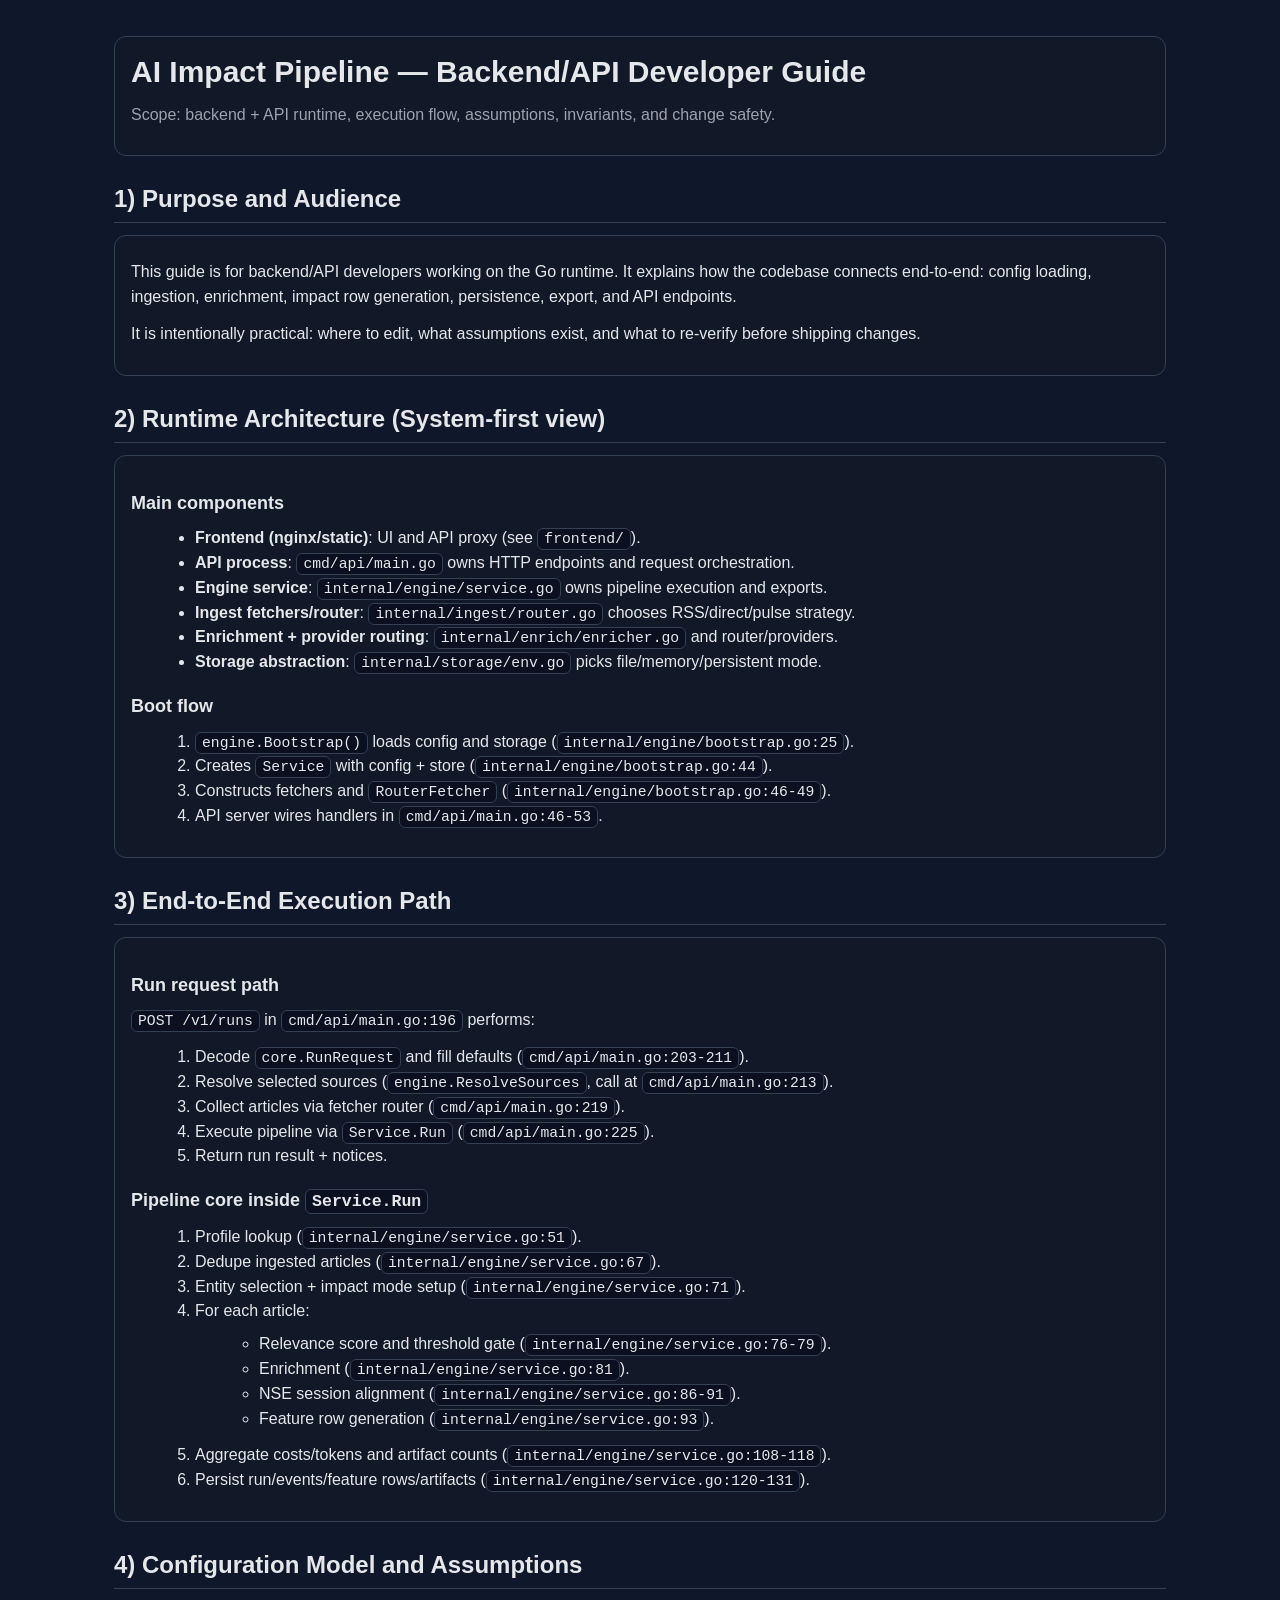
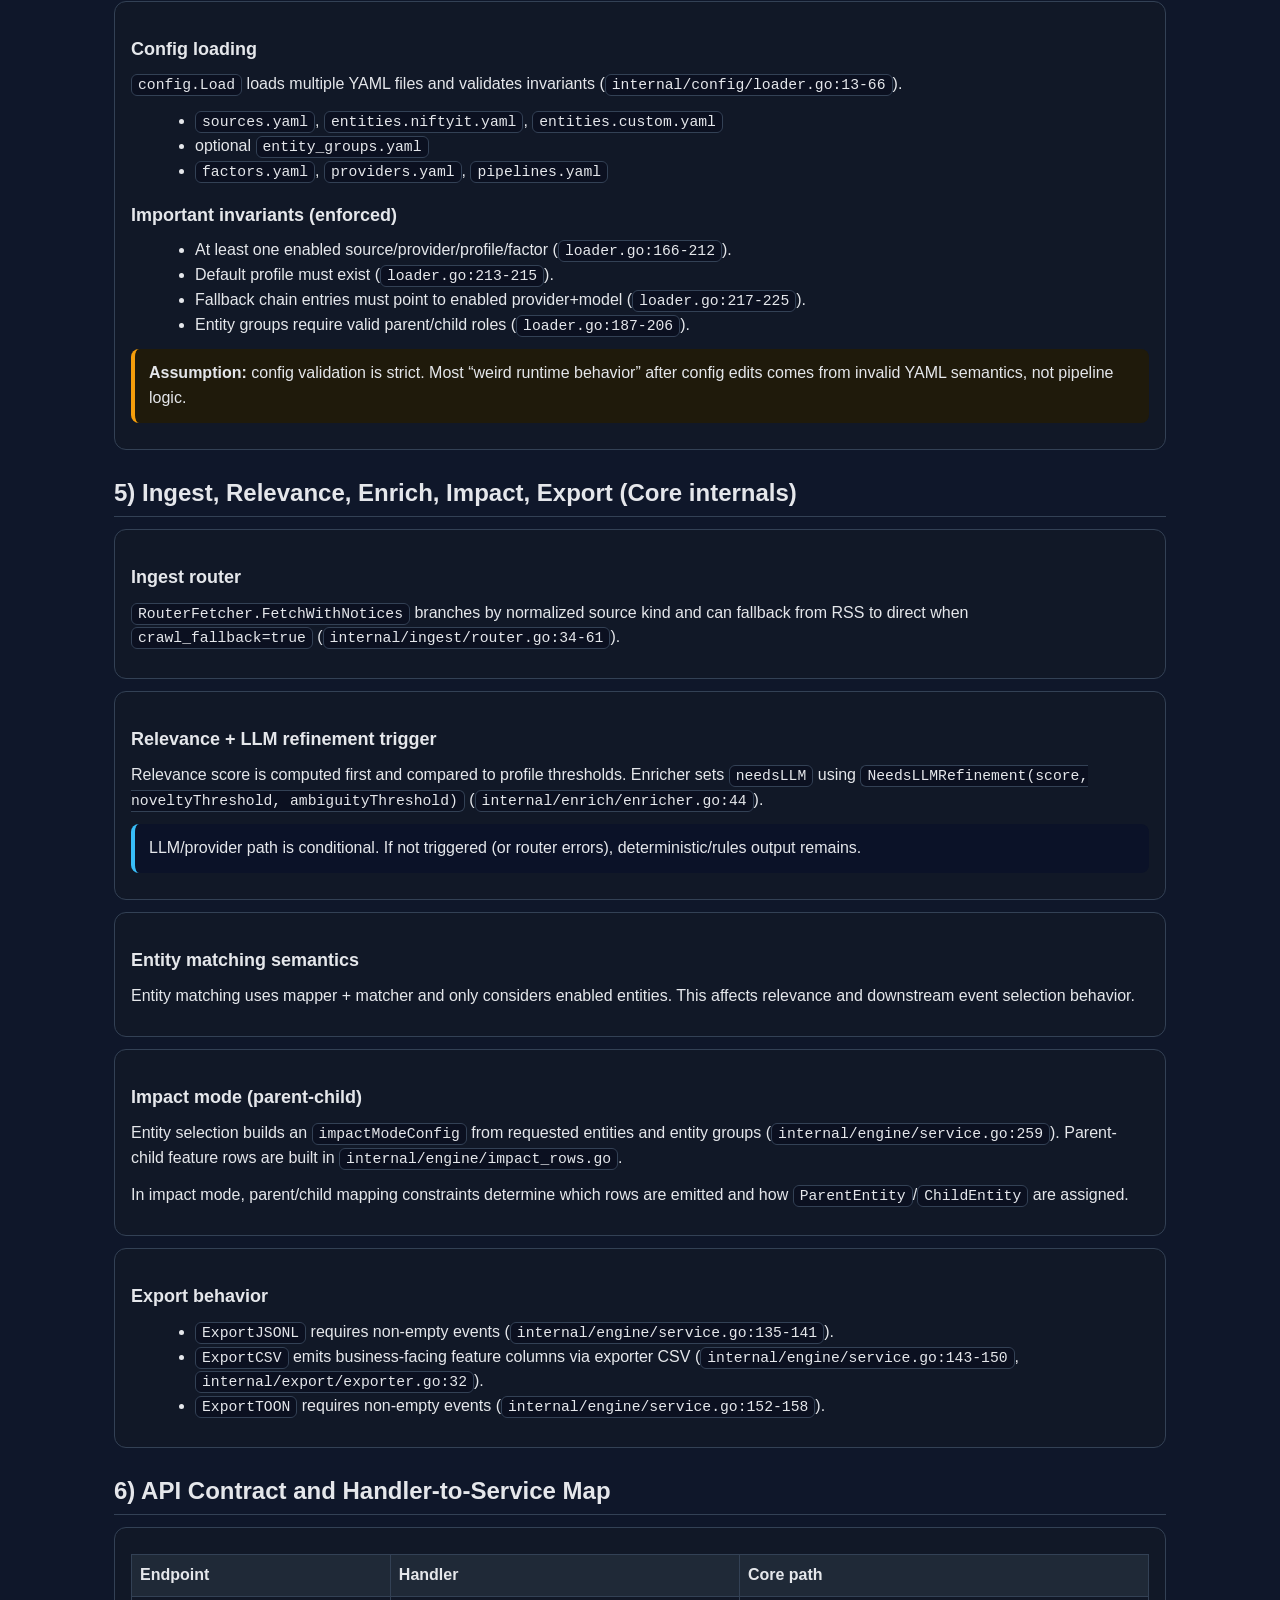
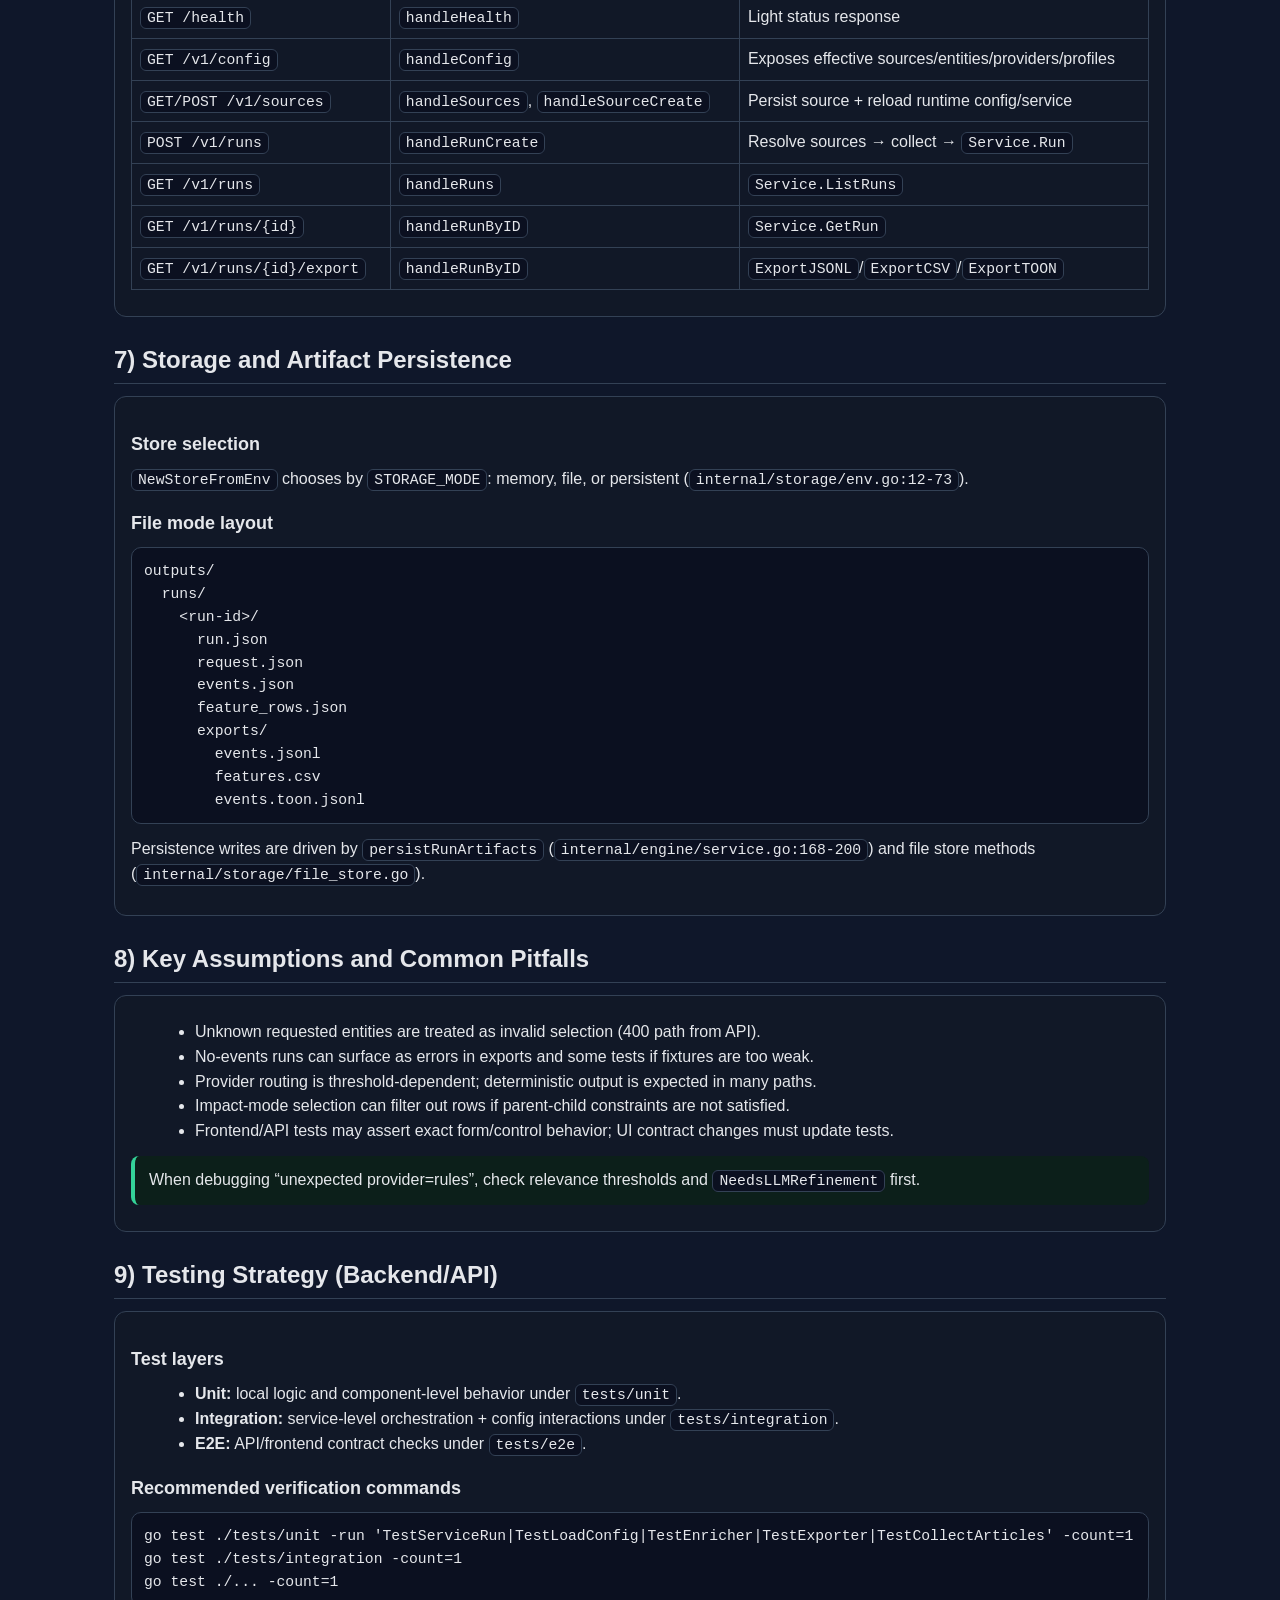
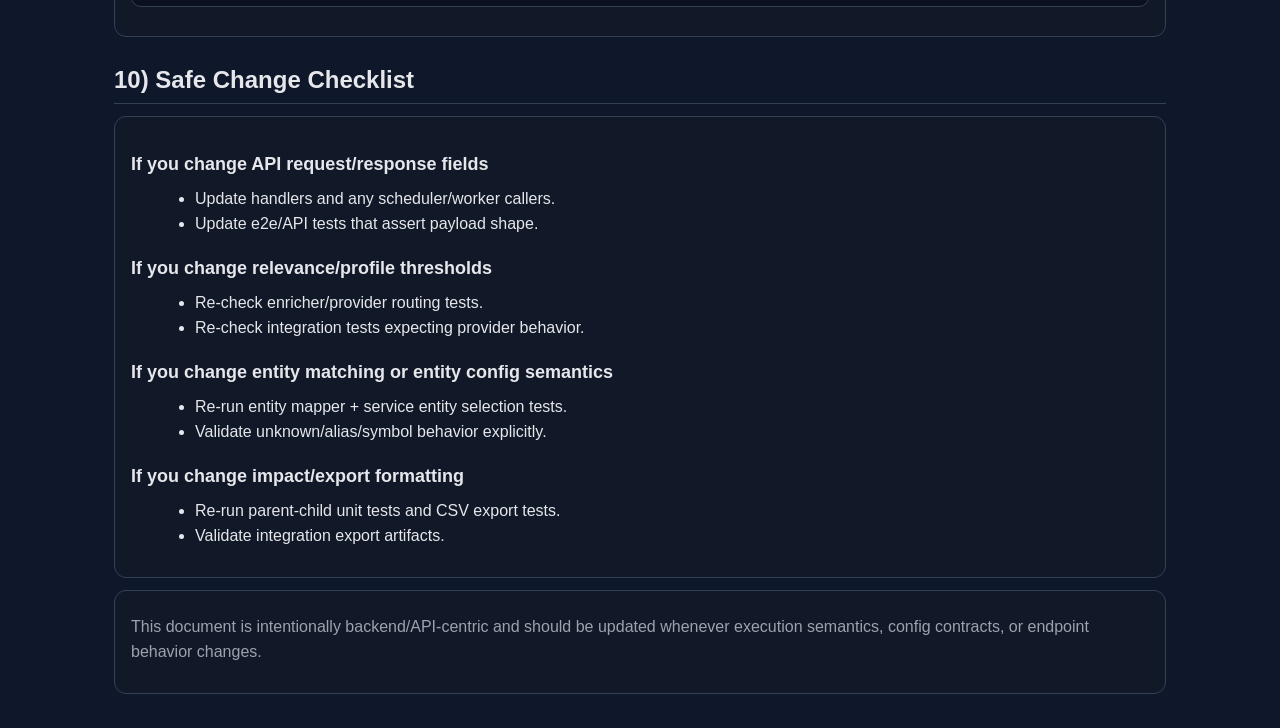
<file: developer_docs.html>
<!doctype html>
<html lang="en">
  <head>
    <meta charset="UTF-8" />
    <meta name="viewport" content="width=device-width, initial-scale=1.0" />
    <title>AI Impact Pipeline — Backend/API Developer Guide</title>
    <style>
      :root {
        --bg: #0f172a;
        --panel: #111827;
        --panel-2: #1f2937;
        --text: #e5e7eb;
        --muted: #9ca3af;
        --accent: #38bdf8;
        --ok: #34d399;
        --warn: #f59e0b;
        --code: #0b1020;
        --border: #334155;
      }

      * { box-sizing: border-box; }

      body {
        margin: 0;
        padding: 0;
        font-family: Inter, Segoe UI, Roboto, Arial, sans-serif;
        background: var(--bg);
        color: var(--text);
        line-height: 1.55;
      }

      .wrap {
        max-width: 1100px;
        margin: 0 auto;
        padding: 24px;
      }

      h1, h2, h3 {
        line-height: 1.25;
        margin: 0 0 12px;
      }

      h1 { font-size: 30px; }
      h2 {
        margin-top: 28px;
        font-size: 24px;
        border-bottom: 1px solid var(--border);
        padding-bottom: 8px;
      }
      h3 { margin-top: 20px; font-size: 18px; }

      p { margin: 8px 0 12px; }
      ul, ol { margin: 8px 0 12px 24px; }

      .card {
        background: var(--panel);
        border: 1px solid var(--border);
        border-radius: 12px;
        padding: 16px;
        margin: 12px 0;
      }

      .note {
        border-left: 4px solid var(--accent);
        background: #0b1228;
        padding: 12px 14px;
        margin: 10px 0;
        border-radius: 8px;
      }

      .warn {
        border-left: 4px solid var(--warn);
        background: #1f1a0b;
      }

      .ok {
        border-left: 4px solid var(--ok);
        background: #0c1f1a;
      }

      code {
        background: var(--code);
        border: 1px solid var(--border);
        border-radius: 6px;
        padding: 2px 6px;
        font-family: ui-monospace, SFMono-Regular, Menlo, Monaco, Consolas, monospace;
        font-size: 0.92em;
      }

      pre {
        background: var(--code);
        border: 1px solid var(--border);
        border-radius: 10px;
        padding: 12px;
        overflow-x: auto;
      }

      pre code {
        border: 0;
        background: transparent;
        padding: 0;
      }

      .muted { color: var(--muted); }

      table {
        width: 100%;
        border-collapse: collapse;
        margin: 10px 0;
      }

      th, td {
        text-align: left;
        border: 1px solid var(--border);
        padding: 8px;
        vertical-align: top;
      }

      th {
        background: var(--panel-2);
      }

      a {
        color: var(--accent);
        text-decoration: none;
      }

      a:hover {
        text-decoration: underline;
      }
    </style>
  </head>
  <body>
    <div class="wrap">
      <header class="card">
        <h1>AI Impact Pipeline — Backend/API Developer Guide</h1>
        <p class="muted">
          Scope: backend + API runtime, execution flow, assumptions, invariants, and change safety.
        </p>
      </header>

      <section>
        <h2>1) Purpose and Audience</h2>
        <div class="card">
          <p>
            This guide is for backend/API developers working on the Go runtime. It explains how the
            codebase connects end-to-end: config loading, ingestion, enrichment, impact row generation,
            persistence, export, and API endpoints.
          </p>
          <p>
            It is intentionally practical: where to edit, what assumptions exist, and what to re-verify
            before shipping changes.
          </p>
        </div>
      </section>

      <section>
        <h2>2) Runtime Architecture (System-first view)</h2>
        <div class="card">
          <h3>Main components</h3>
          <ul>
            <li><strong>Frontend (nginx/static)</strong>: UI and API proxy (see <code>frontend/</code>).</li>
            <li><strong>API process</strong>: <code>cmd/api/main.go</code> owns HTTP endpoints and request orchestration.</li>
            <li><strong>Engine service</strong>: <code>internal/engine/service.go</code> owns pipeline execution and exports.</li>
            <li><strong>Ingest fetchers/router</strong>: <code>internal/ingest/router.go</code> chooses RSS/direct/pulse strategy.</li>
            <li><strong>Enrichment + provider routing</strong>: <code>internal/enrich/enricher.go</code> and router/providers.</li>
            <li><strong>Storage abstraction</strong>: <code>internal/storage/env.go</code> picks file/memory/persistent mode.</li>
          </ul>

          <h3>Boot flow</h3>
          <ol>
            <li><code>engine.Bootstrap()</code> loads config and storage (<code>internal/engine/bootstrap.go:25</code>).</li>
            <li>Creates <code>Service</code> with config + store (<code>internal/engine/bootstrap.go:44</code>).</li>
            <li>Constructs fetchers and <code>RouterFetcher</code> (<code>internal/engine/bootstrap.go:46-49</code>).</li>
            <li>API server wires handlers in <code>cmd/api/main.go:46-53</code>.</li>
          </ol>
        </div>
      </section>

      <section>
        <h2>3) End-to-End Execution Path</h2>
        <div class="card">
          <h3>Run request path</h3>
          <p><code>POST /v1/runs</code> in <code>cmd/api/main.go:196</code> performs:</p>
          <ol>
            <li>Decode <code>core.RunRequest</code> and fill defaults (<code>cmd/api/main.go:203-211</code>).</li>
            <li>Resolve selected sources (<code>engine.ResolveSources</code>, call at <code>cmd/api/main.go:213</code>).</li>
            <li>Collect articles via fetcher router (<code>cmd/api/main.go:219</code>).</li>
            <li>Execute pipeline via <code>Service.Run</code> (<code>cmd/api/main.go:225</code>).</li>
            <li>Return run result + notices.</li>
          </ol>

          <h3>Pipeline core inside <code>Service.Run</code></h3>
          <ol>
            <li>Profile lookup (<code>internal/engine/service.go:51</code>).</li>
            <li>Dedupe ingested articles (<code>internal/engine/service.go:67</code>).</li>
            <li>Entity selection + impact mode setup (<code>internal/engine/service.go:71</code>).</li>
            <li>For each article:
              <ul>
                <li>Relevance score and threshold gate (<code>internal/engine/service.go:76-79</code>).</li>
                <li>Enrichment (<code>internal/engine/service.go:81</code>).</li>
                <li>NSE session alignment (<code>internal/engine/service.go:86-91</code>).</li>
                <li>Feature row generation (<code>internal/engine/service.go:93</code>).</li>
              </ul>
            </li>
            <li>Aggregate costs/tokens and artifact counts (<code>internal/engine/service.go:108-118</code>).</li>
            <li>Persist run/events/feature rows/artifacts (<code>internal/engine/service.go:120-131</code>).</li>
          </ol>
        </div>
      </section>

      <section>
        <h2>4) Configuration Model and Assumptions</h2>
        <div class="card">
          <h3>Config loading</h3>
          <p>
            <code>config.Load</code> loads multiple YAML files and validates invariants
            (<code>internal/config/loader.go:13-66</code>).
          </p>
          <ul>
            <li><code>sources.yaml</code>, <code>entities.niftyit.yaml</code>, <code>entities.custom.yaml</code></li>
            <li>optional <code>entity_groups.yaml</code></li>
            <li><code>factors.yaml</code>, <code>providers.yaml</code>, <code>pipelines.yaml</code></li>
          </ul>

          <h3>Important invariants (enforced)</h3>
          <ul>
            <li>At least one enabled source/provider/profile/factor (<code>loader.go:166-212</code>).</li>
            <li>Default profile must exist (<code>loader.go:213-215</code>).</li>
            <li>Fallback chain entries must point to enabled provider+model (<code>loader.go:217-225</code>).</li>
            <li>Entity groups require valid parent/child roles (<code>loader.go:187-206</code>).</li>
          </ul>

          <div class="note warn">
            <strong>Assumption:</strong> config validation is strict. Most “weird runtime behavior” after config edits
            comes from invalid YAML semantics, not pipeline logic.
          </div>
        </div>
      </section>

      <section>
        <h2>5) Ingest, Relevance, Enrich, Impact, Export (Core internals)</h2>

        <div class="card">
          <h3>Ingest router</h3>
          <p>
            <code>RouterFetcher.FetchWithNotices</code> branches by normalized source kind and can fallback from
            RSS to direct when <code>crawl_fallback=true</code> (<code>internal/ingest/router.go:34-61</code>).
          </p>
        </div>

        <div class="card">
          <h3>Relevance + LLM refinement trigger</h3>
          <p>
            Relevance score is computed first and compared to profile thresholds. Enricher sets
            <code>needsLLM</code> using
            <code>NeedsLLMRefinement(score, noveltyThreshold, ambiguityThreshold)</code>
            (<code>internal/enrich/enricher.go:44</code>).
          </p>
          <div class="note">
            LLM/provider path is conditional. If not triggered (or router errors), deterministic/rules output remains.
          </div>
        </div>

        <div class="card">
          <h3>Entity matching semantics</h3>
          <p>
            Entity matching uses mapper + matcher and only considers enabled entities. This affects relevance and
            downstream event selection behavior.
          </p>
        </div>

        <div class="card">
          <h3>Impact mode (parent-child)</h3>
          <p>
            Entity selection builds an <code>impactModeConfig</code> from requested entities and entity groups
            (<code>internal/engine/service.go:259</code>). Parent-child feature rows are built in
            <code>internal/engine/impact_rows.go</code>.
          </p>
          <p>
            In impact mode, parent/child mapping constraints determine which rows are emitted and how
            <code>ParentEntity</code>/<code>ChildEntity</code> are assigned.
          </p>
        </div>

        <div class="card">
          <h3>Export behavior</h3>
          <ul>
            <li><code>ExportJSONL</code> requires non-empty events (<code>internal/engine/service.go:135-141</code>).</li>
            <li><code>ExportCSV</code> emits business-facing feature columns via exporter CSV (<code>internal/engine/service.go:143-150</code>, <code>internal/export/exporter.go:32</code>).</li>
            <li><code>ExportTOON</code> requires non-empty events (<code>internal/engine/service.go:152-158</code>).</li>
          </ul>
        </div>
      </section>

      <section>
        <h2>6) API Contract and Handler-to-Service Map</h2>
        <div class="card">
          <table>
            <thead>
              <tr>
                <th>Endpoint</th>
                <th>Handler</th>
                <th>Core path</th>
              </tr>
            </thead>
            <tbody>
              <tr>
                <td><code>GET /health</code></td>
                <td><code>handleHealth</code></td>
                <td>Light status response</td>
              </tr>
              <tr>
                <td><code>GET /v1/config</code></td>
                <td><code>handleConfig</code></td>
                <td>Exposes effective sources/entities/providers/profiles</td>
              </tr>
              <tr>
                <td><code>GET/POST /v1/sources</code></td>
                <td><code>handleSources</code>, <code>handleSourceCreate</code></td>
                <td>Persist source + reload runtime config/service</td>
              </tr>
              <tr>
                <td><code>POST /v1/runs</code></td>
                <td><code>handleRunCreate</code></td>
                <td>Resolve sources → collect → <code>Service.Run</code></td>
              </tr>
              <tr>
                <td><code>GET /v1/runs</code></td>
                <td><code>handleRuns</code></td>
                <td><code>Service.ListRuns</code></td>
              </tr>
              <tr>
                <td><code>GET /v1/runs/{id}</code></td>
                <td><code>handleRunByID</code></td>
                <td><code>Service.GetRun</code></td>
              </tr>
              <tr>
                <td><code>GET /v1/runs/{id}/export</code></td>
                <td><code>handleRunByID</code></td>
                <td><code>ExportJSONL</code>/<code>ExportCSV</code>/<code>ExportTOON</code></td>
              </tr>
            </tbody>
          </table>
        </div>
      </section>

      <section>
        <h2>7) Storage and Artifact Persistence</h2>
        <div class="card">
          <h3>Store selection</h3>
          <p>
            <code>NewStoreFromEnv</code> chooses by <code>STORAGE_MODE</code>:
            memory, file, or persistent (<code>internal/storage/env.go:12-73</code>).
          </p>

          <h3>File mode layout</h3>
          <pre><code>outputs/
  runs/
    &lt;run-id&gt;/
      run.json
      request.json
      events.json
      feature_rows.json
      exports/
        events.jsonl
        features.csv
        events.toon.jsonl</code></pre>

          <p>
            Persistence writes are driven by <code>persistRunArtifacts</code>
            (<code>internal/engine/service.go:168-200</code>) and file store methods
            (<code>internal/storage/file_store.go</code>).
          </p>
        </div>
      </section>

      <section>
        <h2>8) Key Assumptions and Common Pitfalls</h2>
        <div class="card">
          <ul>
            <li>Unknown requested entities are treated as invalid selection (400 path from API).</li>
            <li>No-events runs can surface as errors in exports and some tests if fixtures are too weak.</li>
            <li>Provider routing is threshold-dependent; deterministic output is expected in many paths.</li>
            <li>Impact-mode selection can filter out rows if parent-child constraints are not satisfied.</li>
            <li>Frontend/API tests may assert exact form/control behavior; UI contract changes must update tests.</li>
          </ul>

          <div class="note ok">
            When debugging “unexpected provider=rules”, check relevance thresholds and
            <code>NeedsLLMRefinement</code> first.
          </div>
        </div>
      </section>

      <section>
        <h2>9) Testing Strategy (Backend/API)</h2>
        <div class="card">
          <h3>Test layers</h3>
          <ul>
            <li><strong>Unit:</strong> local logic and component-level behavior under <code>tests/unit</code>.</li>
            <li><strong>Integration:</strong> service-level orchestration + config interactions under <code>tests/integration</code>.</li>
            <li><strong>E2E:</strong> API/frontend contract checks under <code>tests/e2e</code>.</li>
          </ul>

          <h3>Recommended verification commands</h3>
          <pre><code>go test ./tests/unit -run 'TestServiceRun|TestLoadConfig|TestEnricher|TestExporter|TestCollectArticles' -count=1
go test ./tests/integration -count=1
go test ./... -count=1</code></pre>
        </div>
      </section>

      <section>
        <h2>10) Safe Change Checklist</h2>
        <div class="card">
          <h3>If you change API request/response fields</h3>
          <ul>
            <li>Update handlers and any scheduler/worker callers.</li>
            <li>Update e2e/API tests that assert payload shape.</li>
          </ul>

          <h3>If you change relevance/profile thresholds</h3>
          <ul>
            <li>Re-check enricher/provider routing tests.</li>
            <li>Re-check integration tests expecting provider behavior.</li>
          </ul>

          <h3>If you change entity matching or entity config semantics</h3>
          <ul>
            <li>Re-run entity mapper + service entity selection tests.</li>
            <li>Validate unknown/alias/symbol behavior explicitly.</li>
          </ul>

          <h3>If you change impact/export formatting</h3>
          <ul>
            <li>Re-run parent-child unit tests and CSV export tests.</li>
            <li>Validate integration export artifacts.</li>
          </ul>
        </div>
      </section>

      <footer class="card muted">
        <p>
          This document is intentionally backend/API-centric and should be updated whenever execution
          semantics, config contracts, or endpoint behavior changes.
        </p>
      </footer>
    </div>
  </body>
</html>
</file>
